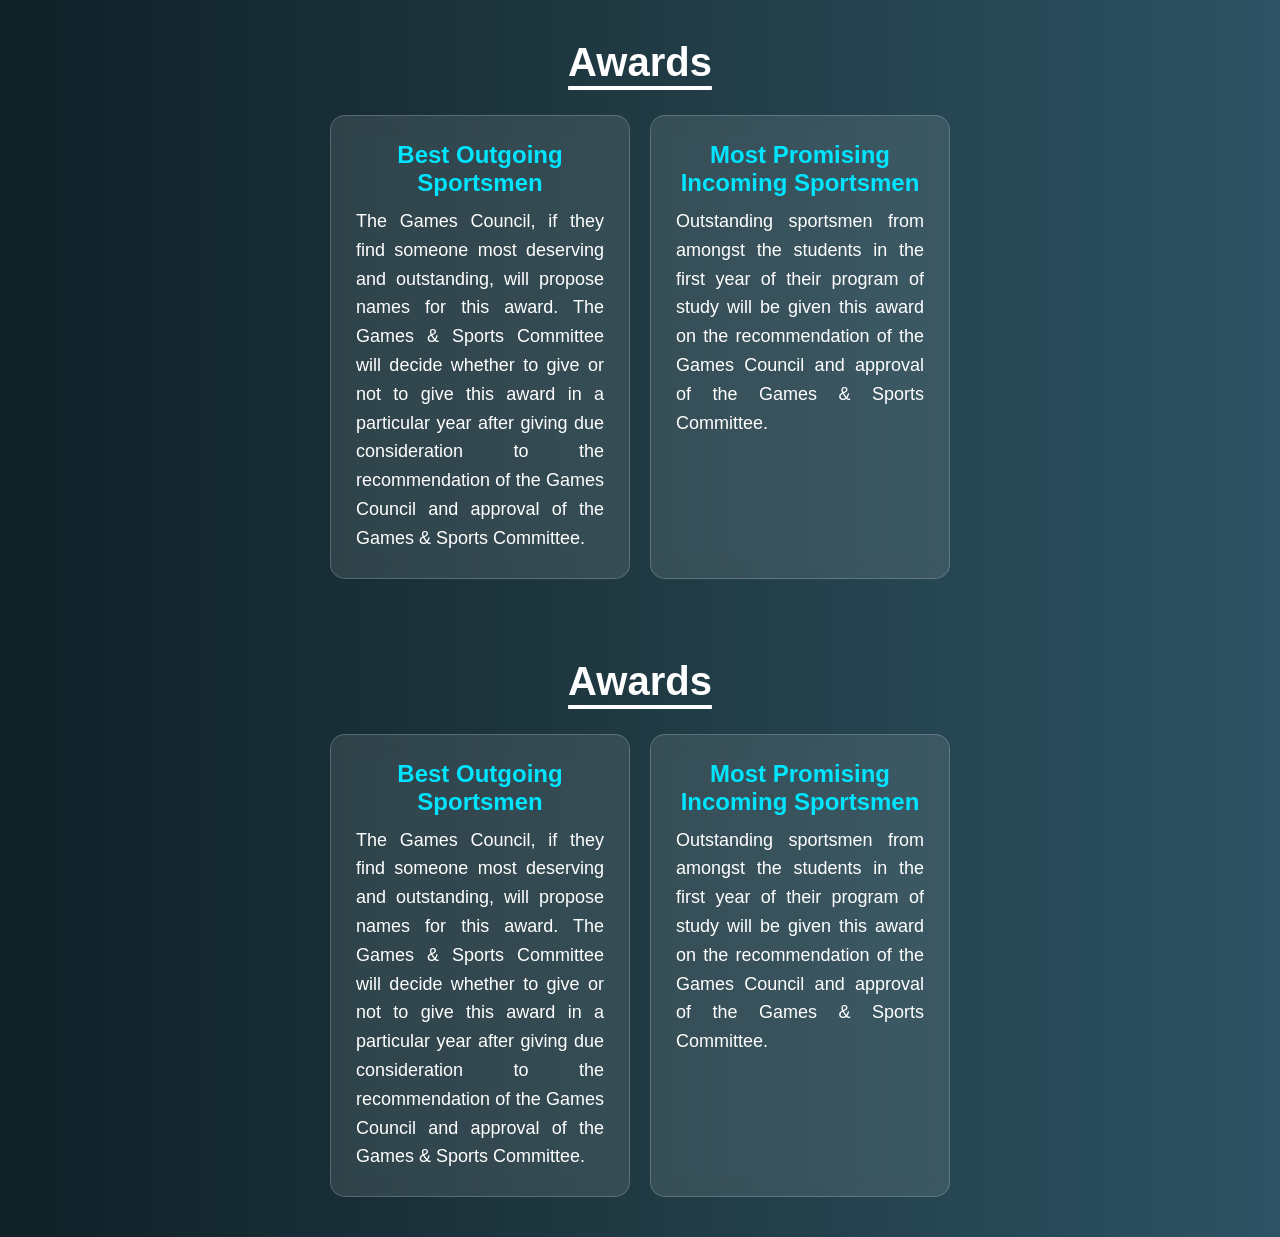
<file: awards.html>
<!DOCTYPE html>
<html lang="en">
<head>
    <meta charset="UTF-8">
    <title>Awards</title>
    <link rel="stylesheet" href="style.css">
</head>
<body>

    <section class="awards-section">
        <h1 class="title">Awards</h1>

        <div class="awards-container">

            <div class="card">
                <h2>Best Outgoing Sportsmen</h2>
                <p>
                    The Games Council, if they find someone most deserving and outstanding,
                    will propose names for this award. The Games & Sports Committee will decide
                    whether to give or not to give this award in a particular year after giving due
                    consideration to the recommendation of the Games Council and approval of the
                    Games & Sports Committee.
                </p>
            </div>

            <div class="card">
                <h2>Most Promising Incoming Sportsmen</h2>
                <p>
                    Outstanding sportsmen from amongst the students in the first year of their
                    program of study will be given this award on the recommendation of the Games
                    Council and approval of the Games & Sports Committee.
                </p>
            </div>

        </div>
    </section>

</body>
</html><!DOCTYPE html>
<html lang="en">
<head>
    <meta charset="UTF-8">
    <title>Awards</title>
    <link rel="stylesheet" href="style.css">
</head>
<body>

    <section class="awards-section">
        <h1 class="title">Awards</h1>

        <div class="awards-container">

            <div class="card">
                <h2>Best Outgoing Sportsmen</h2>
                <p>
                    The Games Council, if they find someone most deserving and outstanding,
                    will propose names for this award. The Games & Sports Committee will decide
                    whether to give or not to give this award in a particular year after giving due
                    consideration to the recommendation of the Games Council and approval of the
                    Games & Sports Committee.
                </p>
            </div>

            <div class="card">
                <h2>Most Promising Incoming Sportsmen</h2>
                <p>
                    Outstanding sportsmen from amongst the students in the first year of their
                    program of study will be given this award on the recommendation of the Games
                    Council and approval of the Games & Sports Committee.
                </p>
            </div>

        </div>
    </section>

</body>
</html>
</file>
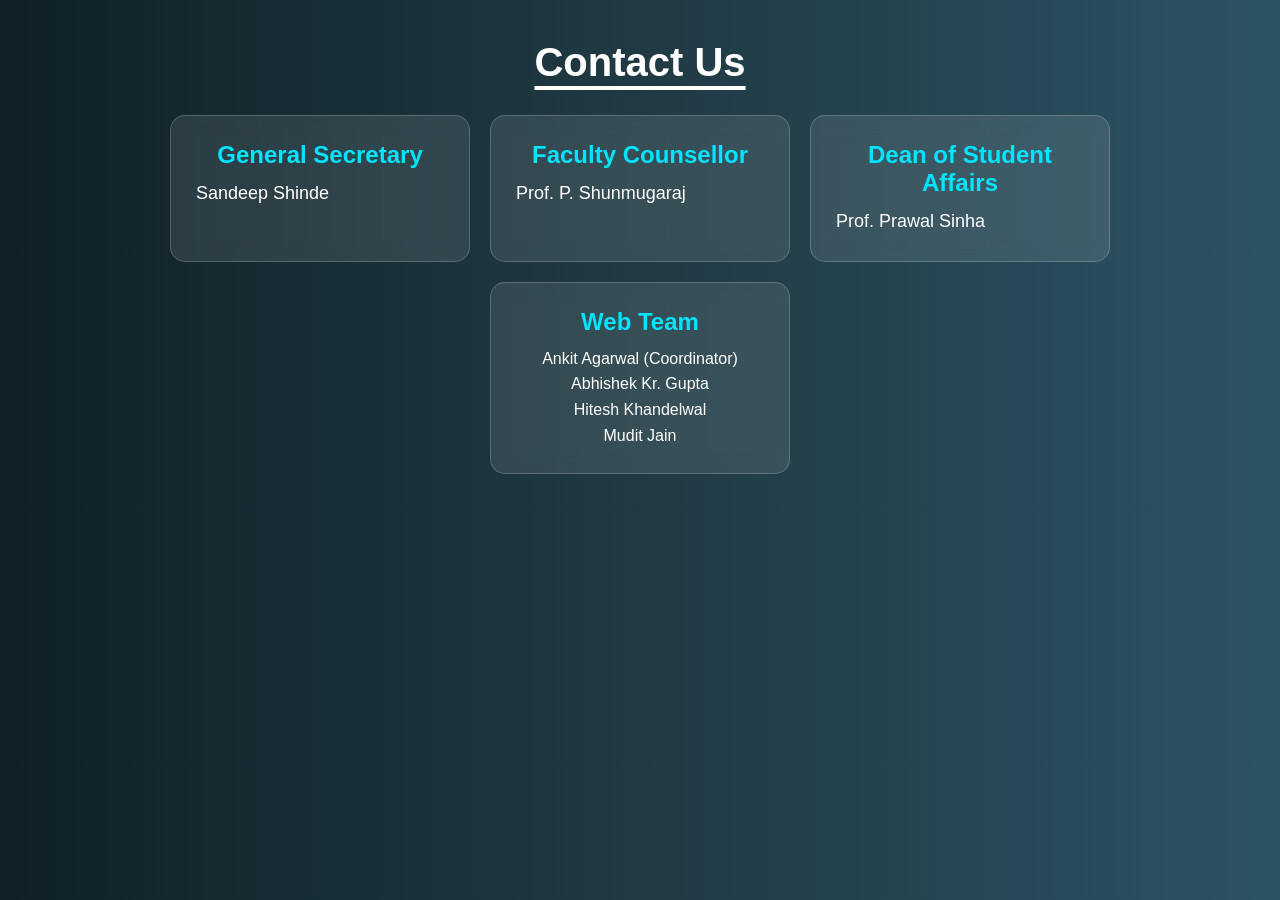
<file: contact.html>
<!DOCTYPE html>
<html lang="en">
<head>
    <meta charset="UTF-8">
    <title>Contact Us</title>
    <link rel="stylesheet" href="style.css">
</head>
<body>

    <section class="contact-section">
        <h1 class="title">Contact Us</h1>

        <div class="contact-container">

            <div class="card">
                <h2>General Secretary</h2>
                <p>Sandeep Shinde</p>
            </div>

            <div class="card">
                <h2>Faculty Counsellor</h2>
                <p>Prof. P. Shunmugaraj</p>
            </div>

            <div class="card">
                <h2>Dean of Student Affairs</h2>
                <p>Prof. Prawal Sinha</p>
            </div>

            <div class="card">
                <h2>Web Team</h2>
                <ul>
                    <li>Ankit Agarwal (Coordinator)</li>
                    <li>Abhishek Kr. Gupta</li>
                    <li>Hitesh Khandelwal</li>
                    <li>Mudit Jain</li>
                </ul>
            </div>

        </div>
    </section>

</body>
</html>
</file>
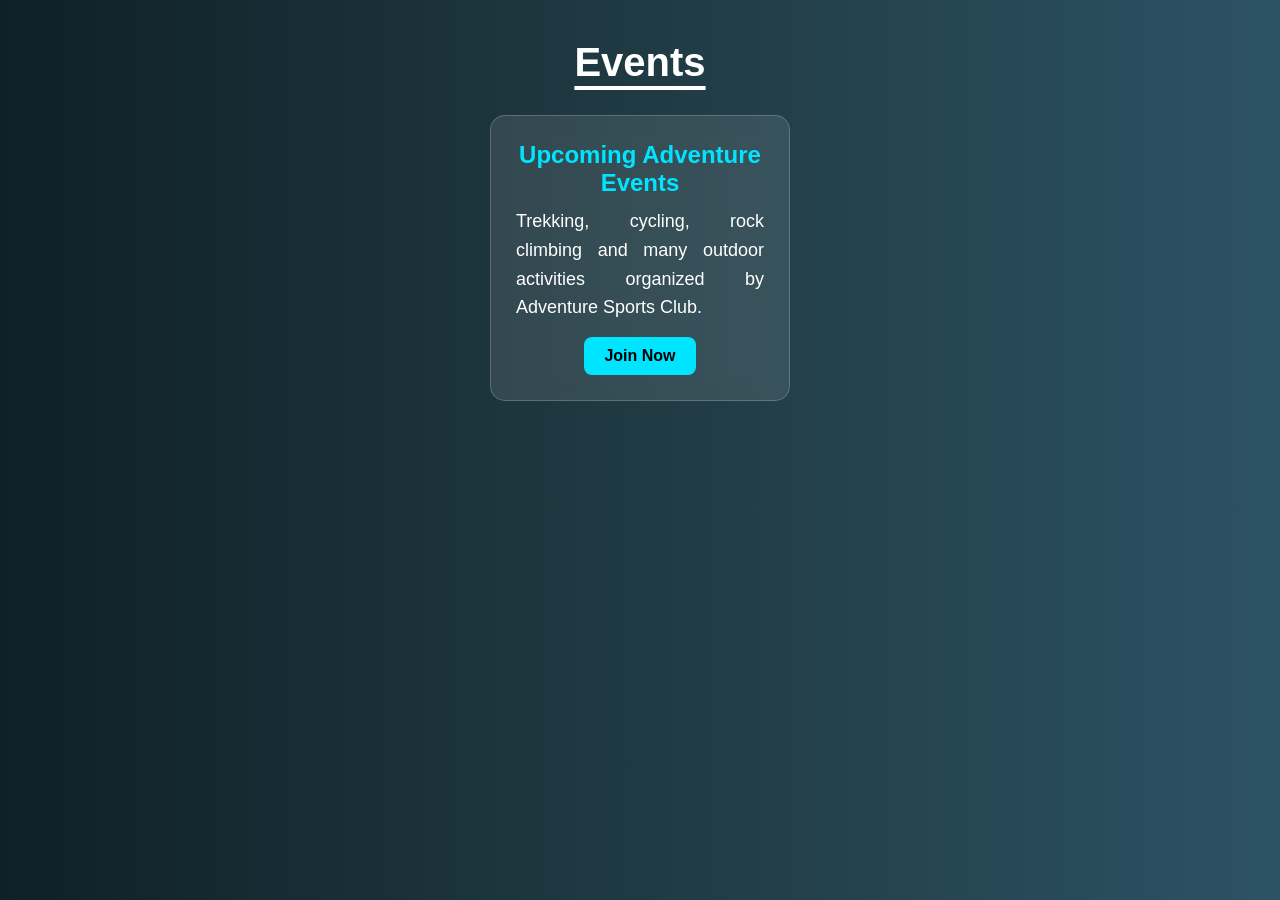
<file: events.html>
<!DOCTYPE html>
<html lang="en">
<head>
    <meta charset="UTF-8">
    <title>Events</title>
    <link rel="stylesheet" href="style.css">
</head>
<body>

    <section class="events-section">
        <h1 class="title">Events</h1>

        <div class="events-container">

            <div class="card">
                <h2>Upcoming Adventure Events</h2>
                <p>
                    Trekking, cycling, rock climbing and many outdoor activities
                    organized by Adventure Sports Club.
                </p>

                <!-- BUTTON -->
                <a href="contact.html" class="btn">Join Now</a>
            </div>

        </div>
    </section>

</body>
</html>
</file>
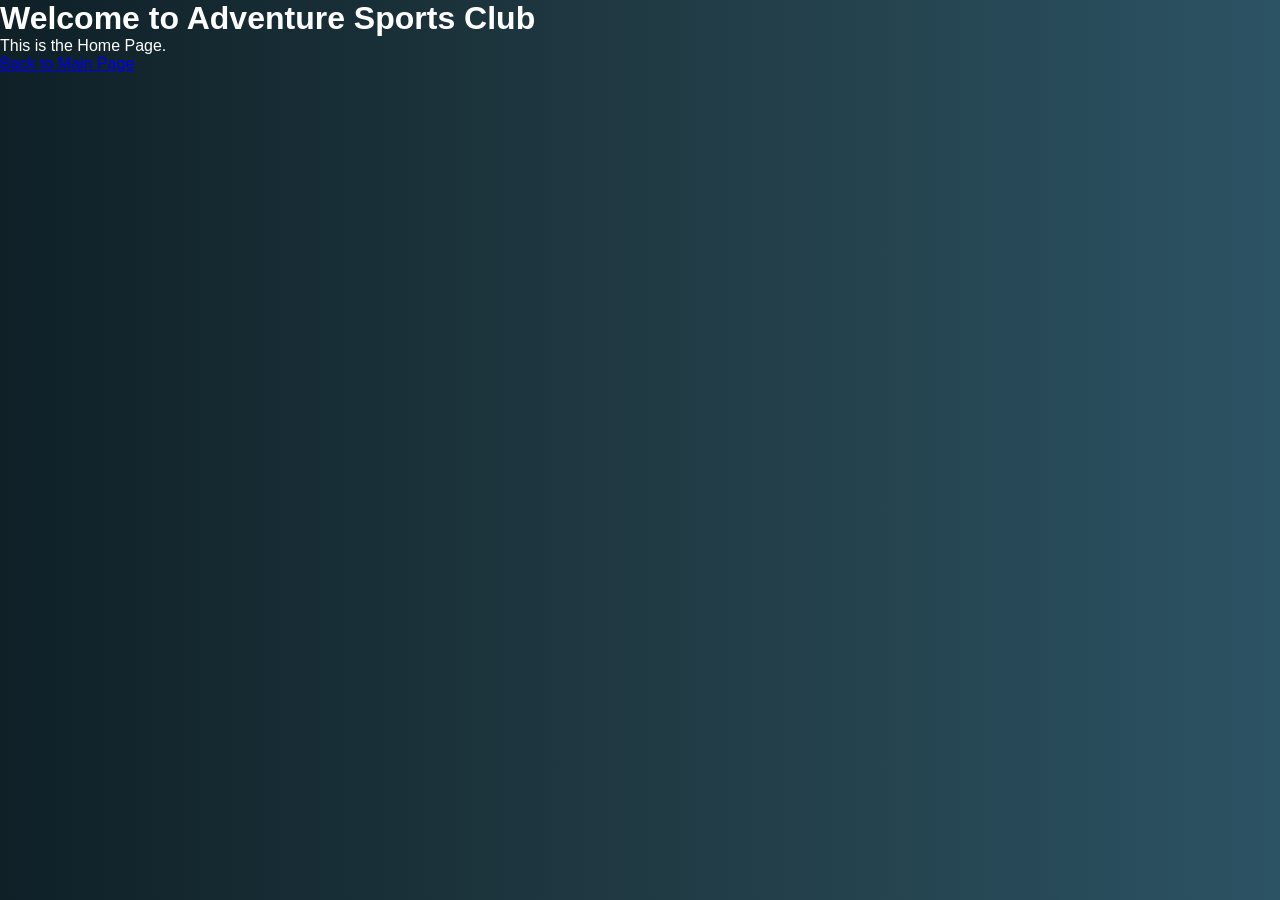
<file: home.html>
<!DOCTYPE html>
<html>
<head>
    <title>Home</title>
    <link rel="stylesheet" href="style.css">
</head>
<body>

<h1>Welcome to Adventure Sports Club</h1>

<p>This is the Home Page.</p>

<a href="index.html">Back to Main Page</a>

</body>
</html>
</file>
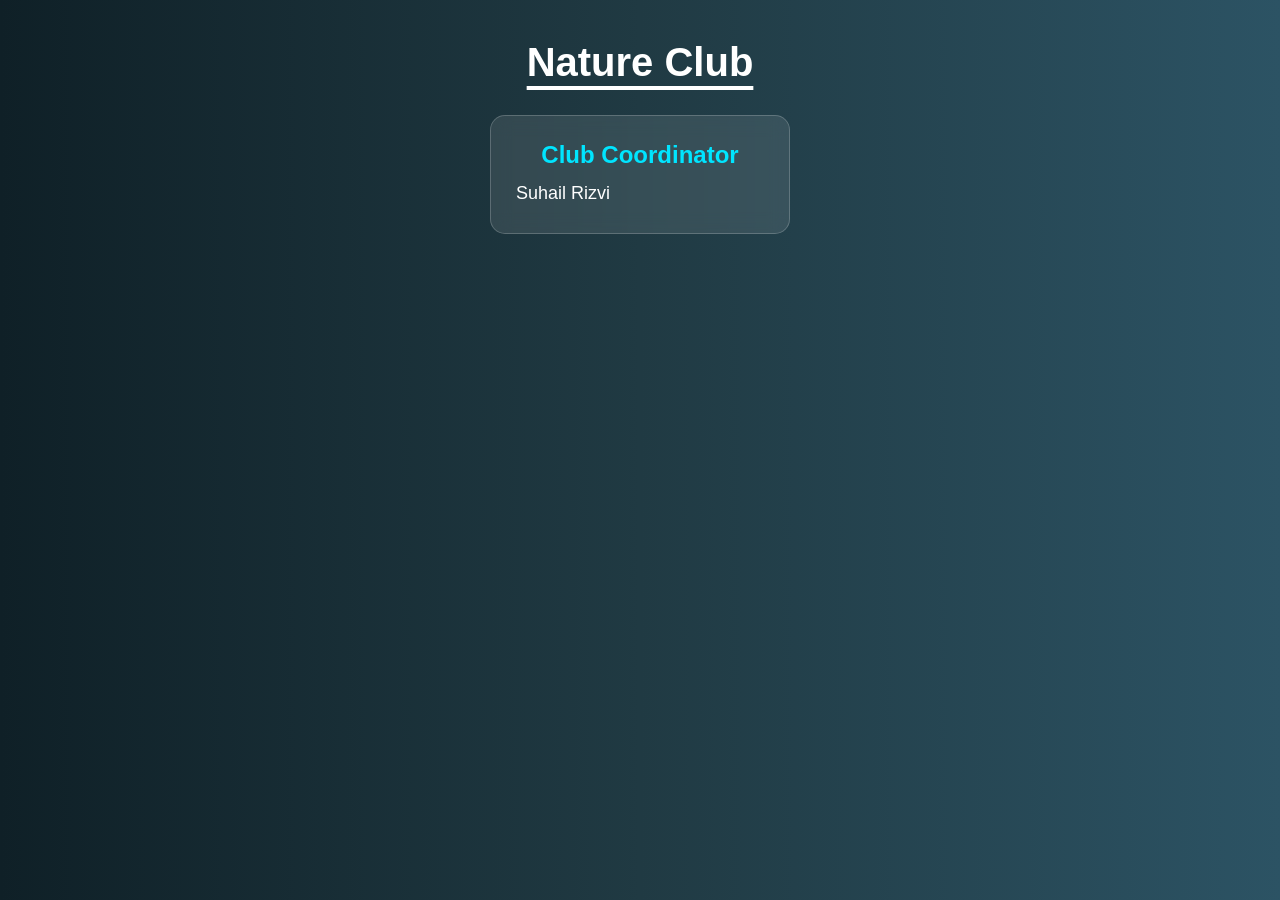
<file: natureclub.html>
<!DOCTYPE html>
<html lang="en">
<head>
    <meta charset="UTF-8">
    <title>Nature Club</title>
    <link rel="stylesheet" href="style.css">
</head>
<body>

    <section class="club-section">
        <h1 class="title">Nature Club</h1>

        <div class="club-container">

            <div class="card">
                <h2>Club Coordinator</h2>
                <p>Suhail Rizvi</p>
            </div>

        </div>
    </section>

</body>
</html>
</file>
<file: style.css>
*{
    margin:0;
    padding:0;
    box-sizing:border-box;
}

body{
    background:linear-gradient(to right,#081b29,#102c57,#1b3c73);
    min-height:100vh;
    font-family:Georgia, serif;
    color:white;
}

header{
    text-align:center;
    padding:25px;
    background:rgba(0,0,0,0.25);
    backdrop-filter:blur(10px);
}

header h1{
    font-size:55px;
    letter-spacing:3px;
}

.container{
    display:flex;
    gap:25px;
    padding:25px;
}

.sidebar,
.right-nav{
    width:220px;
    background:rgba(255,255,255,0.08);
    border-radius:20px;
    padding:20px;
    backdrop-filter:blur(8px);
}

.sidebar h2,
.right-nav h2{
    margin-bottom:20px;
}

.sidebar button,
.right-nav button{
    width:100%;
    margin:10px 0;
    padding:12px;
    border:none;
    border-radius:10px;
    background:linear-gradient(45deg,#00c6ff,#0072ff);
    color:white;
    font-size:16px;
    cursor:pointer;
}

.sidebar button:hover,
.right-nav button:hover{
    transform:scale(1.05);
}

.content{
    flex:1;
}

.hero{
    display:flex;
    gap:30px;
    background:rgba(255,255,255,0.08);
    border-radius:25px;
    padding:30px;
    backdrop-filter:blur(10px);
}

.text{
    flex:1;
}

.text h2{
    font-size:45px;
    margin-bottom:20px;
}

.text p{
    line-height:1.8;
    font-size:20px;
}

.hero img{
    width:420px;
    height:300px;
    object-fit:cover;
    border-radius:20px;
}

@media(max-width:1000px){

    .container{
        flex-direction:column;
    }

    .hero{
        flex-direction:column;
    }

    .hero img{
        width:100%;
    }

    .sidebar,
    .right-nav{
        width:100%;
    }
}

body {
    margin: 0;
    font-family: Arial, sans-serif;
    background: linear-gradient(to right, #0f2027, #203a43, #2c5364);
    color: white;
}

.contact-section {
    padding: 40px;
    text-align: center;
}

.title {
    font-size: 40px;
    margin-bottom: 30px;
    text-decoration: underline;
    text-underline-offset: 10px;
}

.contact-container {
    display: flex;
    flex-wrap: wrap;
    justify-content: center;
    gap: 20px;
}

.card {
    background: rgba(255, 255, 255, 0.1);
    border: 1px solid rgba(255, 255, 255, 0.2);
    backdrop-filter: blur(10px);
    padding: 20px;
    width: 260px;
    border-radius: 15px;
    transition: 0.3s;
}

.card:hover {
    transform: scale(1.05);
    background: rgba(255, 255, 255, 0.2);
}

.card h2 {
    margin-bottom: 10px;
    color: #00e5ff;
}

.card p, .card li {
    font-size: 16px;
    line-height: 1.6;
}

.card ul {
    list-style: none;
    padding: 0;
}

.awards-section {
    padding: 40px;
    text-align: center;
}

.awards-container {
    display: flex;
    flex-wrap: wrap;
    justify-content: center;
    gap: 20px;
}

.card h2 {
    color: #00e5ff;
}

.card p {
    text-align: justify;
}
.club-section {
    padding: 40px;
    text-align: center;
}

.club-container {
    display: flex;
    justify-content: center;
    flex-wrap: wrap;
    gap: 20px;
}

.title {
    font-size: 40px;
    margin-bottom: 30px;
    text-decoration: underline;
    text-underline-offset: 10px;
}

.card {
    background: rgba(255, 255, 255, 0.1);
    border: 1px solid rgba(255, 255, 255, 0.2);
    backdrop-filter: blur(10px);
    padding: 25px;
    width: 300px;
    border-radius: 15px;
    transition: 0.3s;
}

.card:hover {
    transform: scale(1.05);
    background: rgba(255, 255, 255, 0.2);
}

.card h2 {
    color: #00e5ff;
    margin-bottom: 10px;
}

.card p {
    font-size: 18px;
}
.events-section {
    padding: 40px;
    text-align: center;
}

.events-container {
    display: flex;
    justify-content: center;
    flex-wrap: wrap;
    gap: 20px;
}

/* BUTTON STYLE */
.btn {
    display: inline-block;
    margin-top: 15px;
    padding: 10px 20px;
    background: #00e5ff;
    color: black;
    text-decoration: none;
    font-weight: bold;
    border-radius: 8px;
    transition: 0.3s;
}

.btn:hover {
    background: #00bcd4;
    transform: scale(1.05);
}

.gallery-section {
    padding: 40px;
    text-align: center;
}

.gallery-container {
    display: grid;
    grid-template-columns: repeat(auto-fit, minmax(250px, 1fr));
    gap: 15px;
    padding: 20px;
}

.gallery-container img {
    width: 100%;
    height: 200px;
    object-fit: cover;
    border-radius: 12px;
    transition: 0.3s;
    border: 2px solid rgba(255, 255, 255, 0.2);
}

.gallery-container img:hover {
    transform: scale(1.05);
    filter: brightness(1.2);
}
</file>
